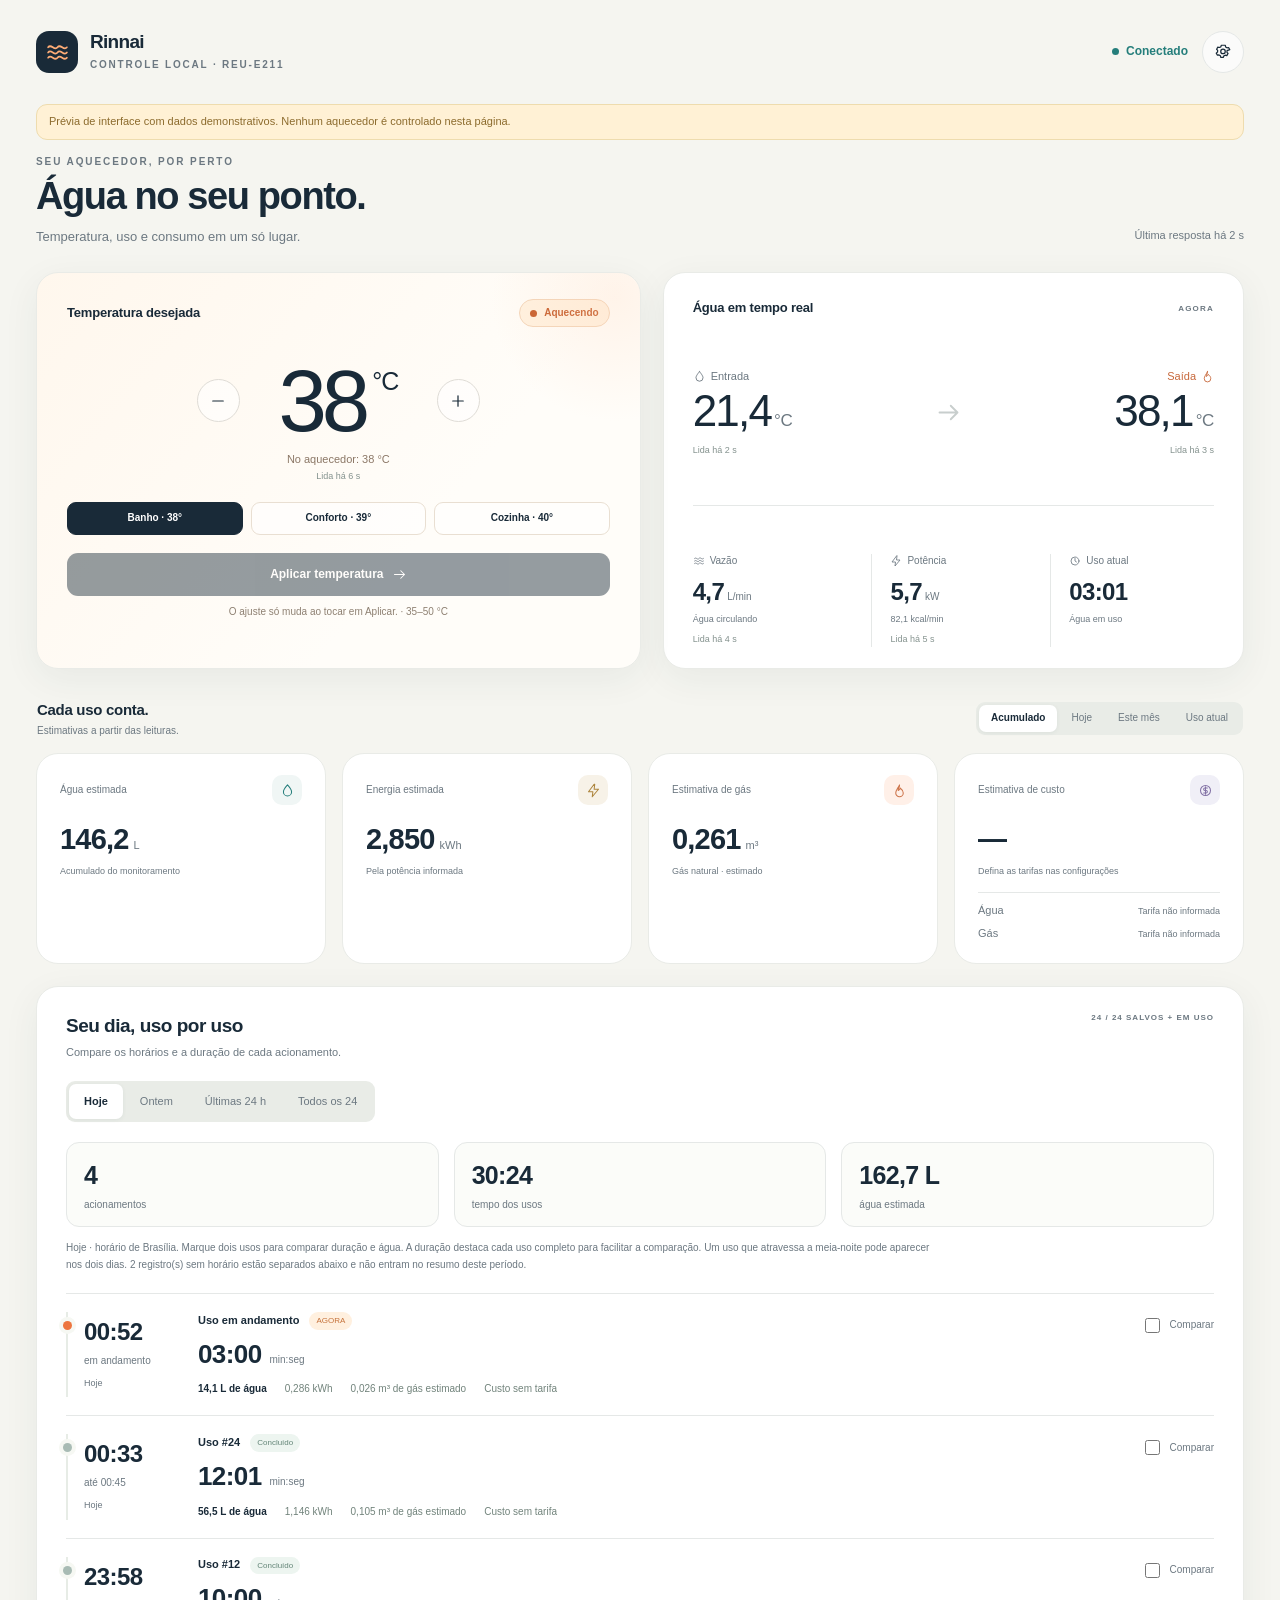
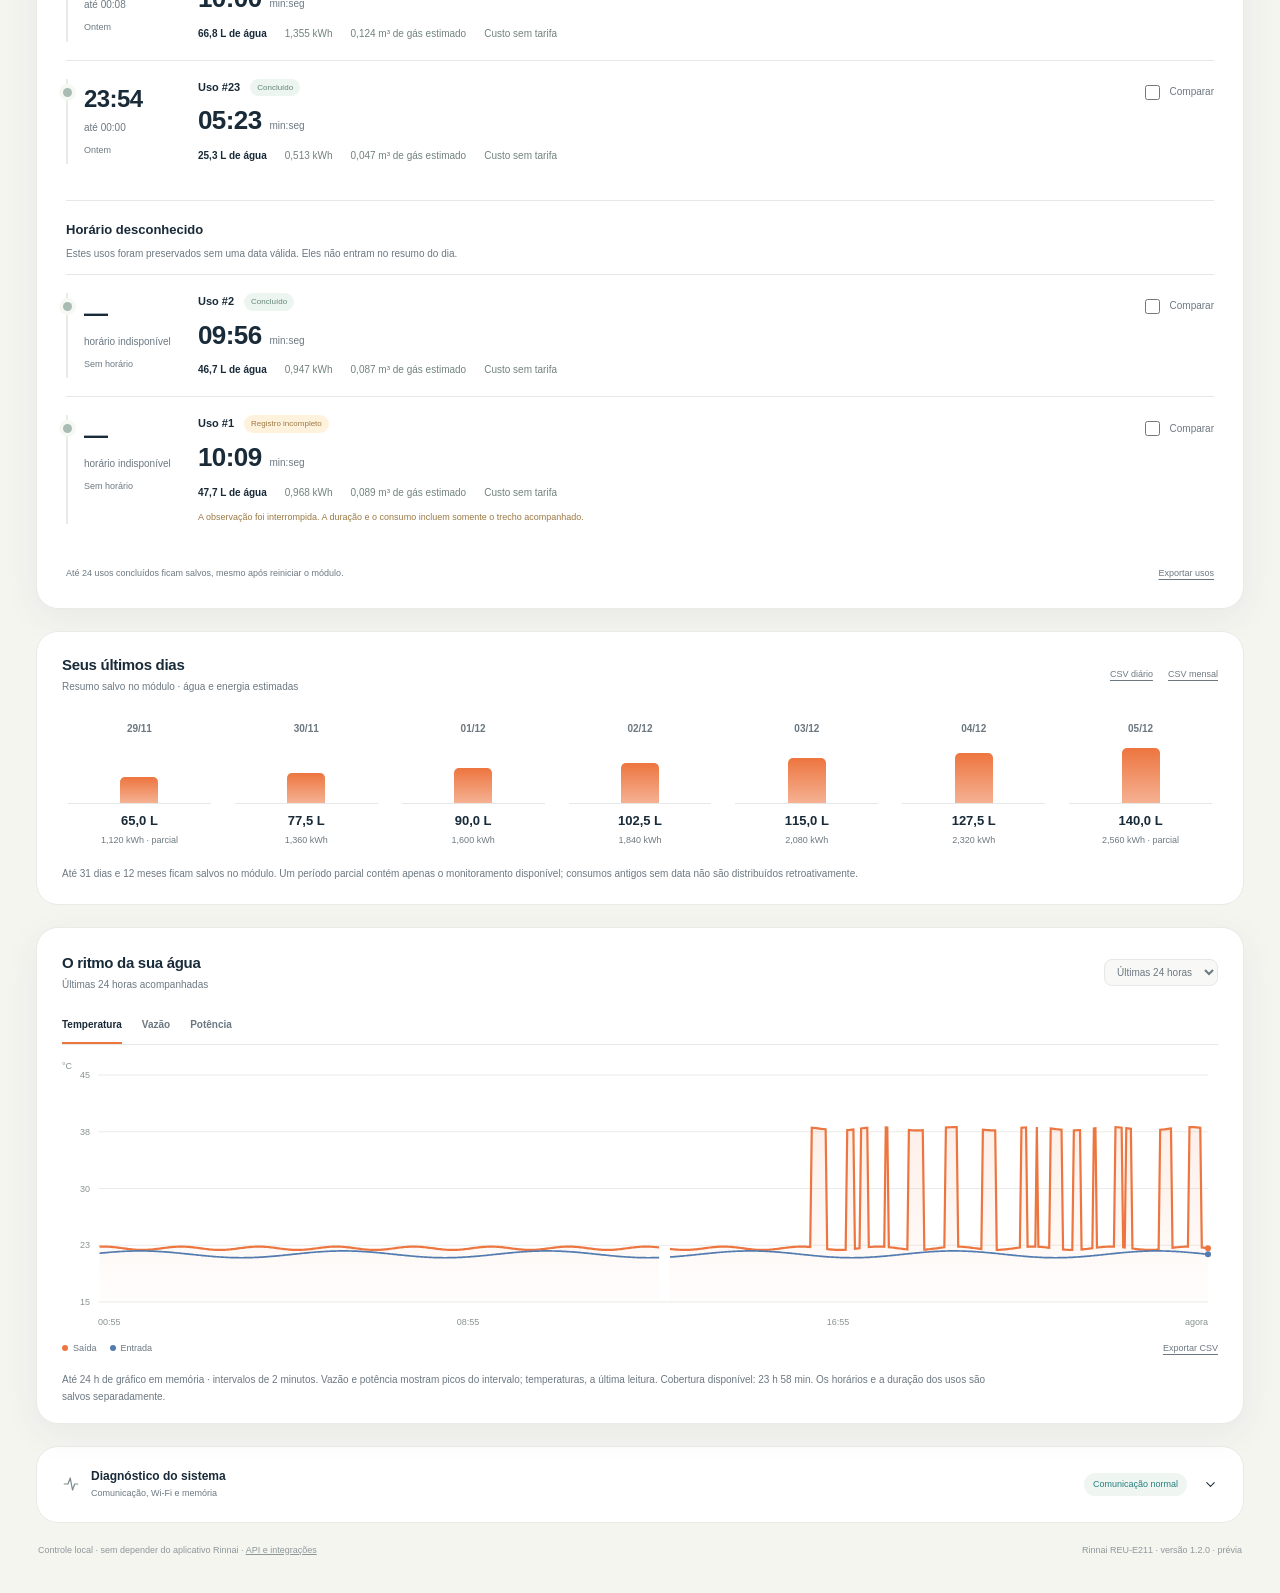
<file: esphome/dashboard/preview.html>
<!doctype html>
<html lang="pt-BR">
<head>
  <meta charset="utf-8">
  <meta name="viewport" content="width=device-width,initial-scale=1">
  <meta name="color-scheme" content="light">
  <title>Prévia · Rinnai</title>
  <link rel="icon" href="data:,">
  <link rel="stylesheet" href="dashboard.css">
  <script>
    // Demonstration-only API. This file is never embedded in the ESP firmware.
    window.__RINNAI_PREVIEW__ = true;
    (() => {
      const started = Date.now();
      const responseMode = new URLSearchParams(location.search).get('response');
      window.__RINNAI_PREVIEW_REQUESTS__ = [];
      const settings = { gas_type: 'GN', gas_tariff: 0, water_tariff: 0,
        favorites: [{ name: 'Banho', temp_c: 38 }, { name: 'Conforto', temp_c: 39 }, { name: 'Cozinha', temp_c: 40 }],
        alerts: { long_use_enabled: true, flow_enabled: true, error_enabled: true, offline_enabled: true, long_use_min: 15, continuous_flow_min: 20, offline_seconds: 30 } };
      const control = { busy: false, ready: true, status: 'Temperatura confirmada' };
      let actual = 38, target = 38;
      const zone = 'America/Sao_Paulo';
      const day = new Intl.DateTimeFormat('sv-SE', { timeZone: zone, year: 'numeric', month: '2-digit', day: '2-digit' }).format(new Date());
      const midnight = new Date(`${day}T00:00:00-03:00`).getTime() / 1000;
      const nowEpoch = Math.floor(Date.now() / 1000);
      const recent = Array.from({ length: 24 }, (_, index) => {
        const seconds = index % 4 === 0 ? 721 + index * 11 : index % 3 === 0 ? 65 + index : 310 + index * 13;
        let end = index < 12 ? nowEpoch - (10 + index * 45) * 60 : midnight - (index - 12) * 55 * 60;
        if (index === 12) end = midnight + 480;
        if (index === 21) end = nowEpoch - 30 * 3600;
        const dated = index < 22, start = index === 12 ? midnight - 120 : end - seconds;
        const incomplete = index === 7 || index === 23;
        return { sequence: 24 - index, age_s: dated ? nowEpoch - end : null, started_at_epoch_s: dated ? start : null,
          ended_at_epoch_s: dated ? end : null, elapsed_s: index === 12 ? 600 : dated ? seconds : null,
          duration_s: index === 12 ? 600 : seconds, water_l: seconds * 4.7 / 60,
          energy_kwh: seconds * 5.72 / 3600, complete: !incomplete, end_reason: incomplete ? 'stale_flow' : 'flow_stop' };
      }).sort((a, b) => (b.ended_at_epoch_s || 0) - (a.ended_at_epoch_s || 0));
      function costs(value) {
        const kcalPerUnit = settings.gas_type === 'GLP' ? 11500 : 9400;
        const gas = value.energy_kwh * 860.42 / kcalPerUnit;
        const gas_cost = settings.gas_tariff > 0 ? gas * settings.gas_tariff : null;
        const water_cost = settings.water_tariff > 0 ? value.water_l / 1000 * settings.water_tariff : null;
        return { ...value, gas, gas_cost, water_cost, cost: gas_cost !== null || water_cost !== null ? (gas_cost || 0) + (water_cost || 0) : null, cost_complete: settings.gas_tariff > 0 && settings.water_tariff > 0 };
      }
      function dayKey(date) { return Number(`${date.getFullYear()}${String(date.getMonth() + 1).padStart(2, '0')}${String(date.getDate()).padStart(2, '0')}`); }
      function periods() {
        const days = [];
        for (let i = 6; i >= 0; --i) { const date = new Date(); date.setDate(date.getDate() - i); days.push(costs({ key: dayKey(date), water_l: 65 + (6 - i) * 12.5, energy_kwh: 1.12 + (6 - i) * .24, heating_s: 950 + (6 - i) * 120, sessions: 2 + (i % 3), partial: i === 6 || i === 0 })); }
        const months = [costs({ key: Math.floor(dayKey(new Date()) / 100), water_l: 845.2, energy_kwh: 16.25, heating_s: 14500, sessions: 23, partial: true })];
        return { days, months, clock_valid: true, tracked_since_epoch_s: Math.floor(Date.now() / 1000) - 6 * 86400, unassigned: { water_l: 0, energy_kwh: 0 } };
      }
      function diagnostics() {
        const now = Math.floor(Date.now() / 1000);
        return { boot_count: 4, crash_count: 1, last_reset_reason: 'Reinício solicitado', clock_valid: true, storage_ok: true,
          boots: [{ sequence: 4, epoch_s: now - 7214, reason: 'Reinício solicitado', crash: false }, { sequence: 3, epoch_s: now - 40000, reason: 'Exceção do firmware', crash: true }, { sequence: 2, epoch_s: now - 86000, reason: 'Atualização OTA', crash: false }],
          crash_log: 'DADOS DEMONSTRATIVOS\nRegistro de uma falha anterior para investigação.\nNenhum dado foi lido de um aquecedor real.', firmware_elf_sha256: 'firmware-de-demonstracao' };
      }
      function state() {
        const seconds = Math.floor((Date.now() - started) / 1000);
        const calendar = periods(), sessionSeconds = responseMode === 'alerts' ? 1400 + seconds : 180 + seconds;
        const alerts = [];
        if (settings.alerts.long_use_enabled && sessionSeconds >= settings.alerts.long_use_min * 60) alerts.push({ id: 'long_use', title: 'Banho longo', message: 'O uso atual passou do tempo configurado para banho.', severity: 'warning' });
        if (settings.alerts.flow_enabled && sessionSeconds >= settings.alerts.continuous_flow_min * 60) alerts.push({ id: 'continuous_flow', title: 'Água circulando por muito tempo', message: 'A vazão permanece ativa além do limite configurado.', severity: 'warning' });
        return {
          version: '1.2.0 · prévia', online: true, heating: true,
          inlet_c: 21.4, outlet_c: 38.1, setpoint_c: actual, target_c: target,
          flow_l_min: 4.7, power_kcal_min: 82.1, power_kw: 5.72,
          control: { ...control }, settings: JSON.parse(JSON.stringify(settings)), alerts,
          readings: Object.fromEntries(['inlet', 'outlet', 'flow', 'power', 'setpoint', 'flame', 'error'].map((key, index) => [key, { age_s: index % 8 + 1, stale: false }])),
          periods: { clock_valid: calendar.clock_valid, tracked_since_epoch_s: calendar.tracked_since_epoch_s, today: calendar.days[calendar.days.length - 1], month: calendar.months[0], unassigned: calendar.unassigned },
          session: costs({ active: true, sequence: 25, started_at_epoch_s: nowEpoch - 180, elapsed_s: sessionSeconds, duration_s: sessionSeconds, water_l: 14.1 + seconds * 4.7 / 60, energy_kwh: 0.286 + seconds * 5.72 / 3600 }),
          totals: costs({ water_l: 146.2 + seconds * 4.7 / 60, energy_kwh: 2.85 + seconds * 5.72 / 3600, heating_s: 1800 + seconds, sessions: 24 }),
          diag: { rssi_dbm: -57, heap_bytes: 221360, uptime_s: 7214 + seconds, latency_ms: 124, valid_frames: 3510 + seconds, timeouts: 0, bad_frames: 0, error_code: 0, last_seen_age_s: 1, setpoint_age_s: 1, session_history_persists: true, storage_ok: true }
        };
      }
      function history() {
        const samples = [];
        for (let i = 719; i >= 0; i--) {
          const age_s = i * 120;
          const absolute = nowEpoch - age_s;
          const heating = recent.some(item => item.started_at_epoch_s && absolute >= item.started_at_epoch_s - 120 && absolute <= item.ended_at_epoch_s);
          const paused = i >= 350 && i <= 355;
          samples.push([age_s, paused ? null : 21.3 + Math.sin(i / 21) * .45, paused ? null : 22.1 + (heating ? 15.8 : 0) + Math.sin(i / 8) * .22,
            paused ? null : heating ? 4.7 + Math.sin(i / 12) * .1 : 0,
            paused ? null : heating ? 5.7 + Math.sin(i / 13) * .25 : 0, paused ? null : heating]);
        }
        return { samples, sessions: recent.map(costs), sessions_persisted: true, total_sessions: 24, session_capacity: 24, window_s: 86400, point_interval_s: 120 };
      }
      window.fetch = async (url, options = {}) => {
        const path = String(url).split('?')[0];
        let payload, status = 200;
        if (path.endsWith('/state')) payload = state();
        else if (path.endsWith('/history')) payload = history();
        else if (path.endsWith('/periods')) payload = periods();
        else if (path.endsWith('/diagnostics')) payload = diagnostics();
        else if (path.endsWith('/temperature')) {
          window.__RINNAI_PREVIEW_REQUESTS__.push({ path, body: options.body });
          const desired = Number(new URLSearchParams(options.body).get('target'));
          if (!Number.isInteger(desired) || desired < 35 || desired > 50) { status = 400; payload = { error: 'Escolha uma temperatura entre 35 e 50 °C.' }; }
          else if (control.busy) { status = 409; payload = { error: 'Um ajuste já está em andamento.' }; }
          else {
            status = 202; target = desired; control.busy = true; control.status = 'Ajustando e consultando o aquecedor…'; payload = { accepted: true };
            setTimeout(() => { actual = desired; control.busy = false; control.status = 'Temperatura confirmada'; }, 2600);
          }
        } else if (path.endsWith('/preferences')) {
          const form = new URLSearchParams(options.body);
          const favorites = [1, 2, 3].map(i => ({ name: String(form.get(`favorite${i}_name`) || '').trim(), temp_c: Number(form.get(`favorite${i}_temp`)) }));
          if (favorites.some(item => !item.name || new TextEncoder().encode(item.name).length > 31 || !Number.isInteger(item.temp_c) || item.temp_c < 35 || item.temp_c > 50)) { status = 400; payload = { error: 'Confira nomes e temperaturas.' }; }
          else {
            settings.favorites = favorites;
            settings.alerts = { long_use_enabled: form.get('long_use_enabled') === '1', flow_enabled: form.get('flow_enabled') === '1', error_enabled: form.get('error_enabled') === '1', offline_enabled: form.get('offline_enabled') === '1', long_use_min: Number(form.get('long_use_min')), continuous_flow_min: Number(form.get('continuous_flow_min')), offline_seconds: Number(form.get('offline_seconds')) };
            payload = { accepted: true }; status = 202;
          }
        } else if (path.endsWith('/settings')) {
          const form = new URLSearchParams(options.body);
          settings.gas_type = form.get('gas_type') === 'GLP' ? 'GLP' : 'GN';
          settings.gas_tariff = Number(form.get('gas_tariff')) || 0;
          settings.water_tariff = Number(form.get('water_tariff')) || 0;
          payload = { saved: true };
        } else { status = 404; payload = { error: 'Recurso não encontrado.' }; }
        await new Promise(resolve => setTimeout(resolve, 90));
        if (status === 202 && path.endsWith('/temperature')) {
          if (responseMode === 'lost') throw new TypeError('Simulated lost HTTP response');
          if (responseMode === 'invalid') return new Response('invalid JSON', { status: 202 });
        }
        return new Response(JSON.stringify(payload), { status, headers: { 'Content-Type': 'application/json' } });
      };
    })();
  </script>
  <script defer src="dashboard.js"></script>
</head>
<body></body>
</html>
</file>
<file: esphome/dashboard/dashboard.css>
/* Self-contained local dashboard. No remote assets or fonts. */
:root{color-scheme:light;--ink:#192a38;--muted:#6c7881;--line:#e5e8e7;--paper:#f5f5f0;--card:#fff;--orange:#ed753f;--orange-soft:#fff0e5;--teal:#257e7b;--blue:#537baf;--purple:#8274ad;--danger:#b84339;--shadow:0 10px 36px #263c4310;--radius:22px;font-family:Inter,-apple-system,BlinkMacSystemFont,"Segoe UI",sans-serif}
*{box-sizing:border-box}body.rinnai-page{margin:0;background:var(--paper);color:var(--ink);font-size:15px;line-height:1.45}button,input,select{font:inherit}button,a,input,select,summary{-webkit-tap-highlight-color:transparent}button{cursor:pointer}button:disabled{cursor:not-allowed;opacity:.46}button:focus-visible,a:focus-visible,input:focus-visible,select:focus-visible,summary:focus-visible{outline:3px solid #ea9a56;outline-offset:4px}a{color:inherit}button{color:inherit}.rinnai-app{max-width:1320px;margin:auto;padding:0 36px 36px}.topbar{display:flex;justify-content:space-between;align-items:center;min-height:104px;gap:18px}.brand{display:flex;align-items:center;gap:12px;text-decoration:none}.brand-mark{width:42px;height:42px;border-radius:13px;background:var(--ink);display:grid;place-items:center;color:#ffad77}.brand-mark svg{width:25px;height:25px}.brand-name{font-size:19px;letter-spacing:-.7px;font-weight:750;line-height:1.15}.brand-note{font-size:10px;letter-spacing:1.8px;color:var(--muted);margin-top:4px;font-weight:650}.top-actions{display:flex;align-items:center;gap:14px}.connection-pill{display:inline-flex;align-items:center;gap:7px;font-size:12px;color:var(--teal);font-weight:650}.connection-pill:before,.state-pill:before{content:"";width:7px;height:7px;border-radius:50%;background:currentColor;flex:none}.connection-pill.offline{color:var(--danger)}.connection-pill.waiting{color:#9b752a}.icon-button{border:1px solid var(--line);background:#ffffffa8;border-radius:50%;width:42px;height:42px;display:grid;place-items:center}.icon-button:hover{background:white}.icon-button svg{width:18px;height:18px}.eyebrow{text-transform:uppercase;letter-spacing:1.9px;font-size:10px;font-weight:750;color:var(--muted)}.page-intro{display:flex;justify-content:space-between;align-items:flex-end;margin:12px 0 25px;gap:20px}.page-intro h1{font-size:clamp(27px,3.2vw,38px);line-height:1.15;font-weight:650;letter-spacing:-1.4px;margin:6px 0 9px}.page-intro p{color:var(--muted);margin:0;font-size:13px}.updated{font-size:11px;color:var(--muted);white-space:nowrap;margin-bottom:3px}.hero-grid{display:grid;grid-template-columns:1.04fr 1fr;gap:22px}.card{border:1px solid #e9ebe7;background:var(--card);border-radius:var(--radius);box-shadow:var(--shadow)}.control-card{padding:26px 30px 23px;position:relative;overflow:hidden;background:linear-gradient(130deg,#fff7ed 0%,#fffdf9 65%)}.control-card:before{content:"";position:absolute;width:250px;height:250px;border-radius:50%;background:radial-gradient(circle,#ffd5b83d,transparent 70%);right:-100px;top:-100px;pointer-events:none}.card-heading{display:flex;justify-content:space-between;align-items:center;gap:12px}.card-title{font-size:13px;font-weight:650;letter-spacing:-.2px;margin:0}.state-pill{display:flex;align-items:center;gap:7px;background:#fff8;padding:6px 10px;border:1px solid #eadfd5;border-radius:99px;color:#866c57;font-size:10px;font-weight:650;white-space:nowrap}.state-pill.heating{color:#c65d2b;background:#fff1df;border-color:#f3d5b9}.state-pill.offline{color:var(--danger);background:#fff2ef;border-color:#efd2cb}.temperature-stepper{display:flex;justify-content:center;align-items:center;gap:31px;margin:30px 0 8px}.step-button{width:43px;height:43px;border:1px solid #dfdcd6;border-radius:50%;background:#fff9;display:grid;place-items:center;transition:background .15s,transform .15s}.step-button:hover:enabled{background:#fff;transform:scale(1.05)}.step-button svg{width:18px;height:18px}.target-reading{min-width:135px;display:flex;justify-content:center;align-items:flex-start;letter-spacing:-5px;font-size:87px;line-height:1;font-weight:500;font-variant-numeric:tabular-nums}.target-unit{font-size:25px;letter-spacing:-1px;padding-top:12px;margin-left:7px;font-weight:450}.verified-setpoint{font-size:11px;color:#8b7766;text-align:center;margin:0;min-height:18px}.presets{display:flex;justify-content:center;gap:8px;margin:18px 0}.preset{border:1px solid #e9dfd2;background:#fff9;border-radius:9px;padding:7px 17px;font-size:11px;font-weight:600}.preset[aria-pressed="true"]{background:var(--ink);border-color:var(--ink);color:white}.apply-button,.primary-button{border:0;border-radius:11px;background:var(--ink);color:white;padding:12px 18px;font-size:12px;font-weight:600;display:inline-flex;align-items:center;justify-content:center;gap:8px;min-height:43px;transition:background .15s}.apply-button{width:100%}.apply-button:hover:enabled,.primary-button:hover:enabled{background:#304858}.apply-button svg{width:15px;height:15px}.control-help{text-align:center;font-size:10px;color:#8e8072;margin:9px 0 0;min-height:16px}.live-card{padding:26px 29px 21px;display:flex;flex-direction:column;justify-content:space-between}.temperature-pair{display:grid;grid-template-columns:1fr 52px 1fr;align-items:center;margin:23px 0 20px}.water-temperature .metric-label{font-size:11px;color:var(--muted);display:flex;align-items:center;gap:5px}.water-temperature .metric-label svg{width:13px;height:13px}.water-temperature.outlet .metric-label{color:#c7683b}.water-temperature .water-value{font-size:44px;line-height:1.2;font-weight:500;letter-spacing:-1.8px;font-variant-numeric:tabular-nums}.water-value small{font-size:17px;margin-left:3px;color:var(--muted);font-weight:400;letter-spacing:-.4px}.water-temperature.outlet{text-align:right}.water-temperature.outlet .metric-label{justify-content:flex-end}.water-path{height:27px;display:flex;align-items:center;color:#c8cecd}.water-path svg{width:43px;height:27px}.live-divider{height:1px;background:var(--line);margin-bottom:20px}.live-grid{display:grid;grid-template-columns:1fr 1fr 1fr;gap:15px}.live-stat+.live-stat{border-left:1px solid var(--line);padding-left:18px}.live-stat .metric-label{font-size:10px;color:var(--muted);display:flex;gap:5px;align-items:center}.live-stat .metric-label svg{width:12px;height:12px}.live-stat .metric-number{font-size:24px;font-weight:550;letter-spacing:-.6px;white-space:nowrap;font-variant-numeric:tabular-nums;margin-top:6px}.metric-number small{font-size:10px;font-weight:450;color:var(--muted);letter-spacing:0;margin-left:3px}.metric-footnote{font-size:9px;color:var(--muted);margin-top:4px;min-height:14px}.section-heading{display:flex;align-items:center;justify-content:space-between;gap:15px;margin:30px 1px 15px}.section-heading h2,.panel-header h2{font-size:15px;font-weight:650;letter-spacing:-.3px;margin:0}.section-heading p{font-size:10px;color:var(--muted);margin:3px 0 0}.segmented{display:inline-flex;background:#e9ece7;padding:3px;border-radius:9px;gap:2px}.segmented button{border:0;background:none;border-radius:7px;padding:6px 12px;font-size:10px;color:var(--muted);white-space:nowrap}.segmented button[aria-selected="true"]{background:white;box-shadow:0 1px 4px #23394310;color:var(--ink);font-weight:650}.consumption-grid{display:grid;grid-template-columns:repeat(4,1fr);gap:16px}.consumption-card{padding:21px 23px;box-shadow:none;min-width:0}.consumption-top{display:flex;align-items:center;justify-content:space-between;font-size:10px;color:var(--muted);gap:10px}.metric-icon{display:grid;place-items:center;border-radius:10px;background:#f0f6f5;width:30px;height:30px;flex:none;color:var(--teal)}.metric-icon.energy{background:#f7f2e8;color:#ad853d}.metric-icon.gas{background:#fff0e8;color:#cd744a}.metric-icon.cost{background:#f0eff7;color:#8372a6}.metric-icon svg{width:15px;height:15px}.consumption-value{font-size:29px;font-weight:550;letter-spacing:-.8px;white-space:nowrap;font-variant-numeric:tabular-nums;margin-top:13px}.consumption-value small{font-size:11px;letter-spacing:0;color:var(--muted);margin-left:5px;font-weight:450}.consumption-note{font-size:9px;color:var(--muted);margin-top:5px;line-height:1.4;min-height:14px}.wide-grid{display:grid;grid-template-columns:1.7fr 1fr;gap:22px;margin-top:22px}.chart-card{padding:24px 25px 18px;min-width:0}.panel-header{display:flex;justify-content:space-between;align-items:center;gap:12px}.panel-header p{font-size:10px;color:var(--muted);margin:4px 0 0}.subtle-select{background:#f8f9f6;border:1px solid var(--line);padding:6px 8px;border-radius:8px;font-size:10px;color:var(--muted);max-width:120px}.chart-tabs{display:flex;gap:20px;border-bottom:1px solid var(--line);margin-top:17px}.chart-tabs button{border:0;border-bottom:2px solid transparent;background:none;padding:8px 0 10px;font-size:10px;color:var(--muted);font-weight:550}.chart-tabs button[aria-selected="true"]{color:var(--ink);border-bottom-color:var(--orange)}.chart-wrap{position:relative;height:222px;margin-top:15px}.chart-wrap canvas{display:block;width:100%;height:100%;touch-action:pan-y}.chart-empty{position:absolute;inset:0;display:flex;flex-direction:column;justify-content:center;align-items:center;gap:8px;text-align:center;color:var(--muted);font-size:11px;pointer-events:none}.chart-empty svg{width:28px;height:28px;color:#a9b7b4}.chart-tooltip{position:absolute;pointer-events:none;background:var(--ink);color:white;border-radius:9px;padding:8px 10px;font-size:10px;line-height:1.65;box-shadow:0 8px 20px #182b3820;white-space:pre-line;max-width:180px;z-index:2}.chart-footer{display:flex;justify-content:space-between;gap:15px;align-items:center;margin-top:8px;min-height:20px}.chart-legend{display:flex;gap:13px;color:var(--muted);font-size:9px}.legend-item{display:flex;align-items:center;gap:5px}.legend-item:before{content:"";width:6px;height:6px;border-radius:50%;background:var(--legend-color,var(--orange))}.text-button{background:none;border:0;color:var(--muted);padding:3px 0;font-size:9px;text-decoration:underline;text-underline-offset:3px}.text-button:hover{color:var(--ink)}.activity-card{padding:24px 24px 20px;min-width:0;display:flex;flex-direction:column}.activity-list{display:flex;flex-direction:column;gap:0;margin-top:17px;flex:1}.activity-item{padding:15px 0;border-bottom:1px solid var(--line);display:flex;align-items:center;gap:11px}.activity-item:last-child{border:0}.activity-dot{width:31px;height:31px;border-radius:50%;background:#f0f5f2;color:var(--teal);display:grid;place-items:center;flex:none}.activity-dot svg{width:14px;height:14px}.activity-body{flex:1;min-width:0}.activity-title{font-size:11px;font-weight:600;display:flex;gap:7px;align-items:center}.activity-time{font-size:9px;color:var(--muted);font-weight:400}.activity-details{font-size:9px;color:var(--muted);margin-top:3px;line-height:1.6}.activity-water{font-size:14px;font-weight:550;text-align:right;letter-spacing:-.3px;font-variant-numeric:tabular-nums}.activity-water small{font-size:9px;color:var(--muted);font-weight:400}.activity-cost{font-size:9px;color:var(--muted);margin-top:3px;text-align:right}.empty-sessions{flex:1;display:flex;justify-content:center;align-items:center;flex-direction:column;text-align:center;font-size:11px;color:var(--muted);gap:9px;min-height:165px}.empty-sessions svg{width:29px;height:29px;color:#a6b5b1}.empty-sessions p{margin:0;max-width:215px}.activity-bottom{display:flex;justify-content:space-between;align-items:center;gap:10px;color:var(--muted);font-size:9px;margin-top:10px}.diagnostics{margin-top:22px;box-shadow:none;overflow:hidden}.diagnostics summary{display:flex;align-items:center;justify-content:space-between;list-style:none;padding:21px 25px;cursor:pointer;gap:15px}.diagnostics summary::-webkit-details-marker{display:none}.diagnostics-summary{display:flex;align-items:center;gap:11px}.diagnostics-summary>svg{width:18px;height:18px;color:#7c8b90}.diagnostics-summary strong{font-size:12px;font-weight:600;display:block}.diagnostics-summary small{font-size:9px;color:var(--muted);display:block;margin-top:2px}.summary-tail{display:flex;align-items:center;gap:16px}.health-tag{font-size:9px;color:var(--teal);background:#eff6f2;border-radius:99px;padding:5px 9px;white-space:nowrap}.health-tag.problem{color:var(--danger);background:#fff0ed}.chevron{width:15px;height:15px;transition:transform .2s}.diagnostics[open] .chevron{transform:rotate(180deg)}.diagnostics-content{padding:0 25px 24px;border-top:1px solid var(--line)}.diagnostic-grid{display:grid;grid-template-columns:repeat(4,1fr);gap:21px;padding-top:21px}.diagnostic-item dt{font-size:9px;color:var(--muted);margin-bottom:4px}.diagnostic-item dd{margin:0;font-size:12px;font-weight:550;overflow-wrap:anywhere;font-variant-numeric:tabular-nums}.diagnostic-note{border-top:1px solid var(--line);padding-top:13px;margin:20px 0 0;font-size:10px;color:var(--muted);line-height:1.6}.dashboard-footer{display:flex;justify-content:space-between;gap:15px;color:#8e979a;font-size:9px;padding:21px 2px 0}.dashboard-footer span:last-child{text-align:right}.toast{position:fixed;bottom:22px;left:50%;transform:translateX(-50%);background:var(--ink);color:white;border:1px solid #ffffff18;border-radius:12px;box-shadow:0 8px 35px #172a3830;padding:12px 18px;font-size:12px;z-index:20;max-width:min(90vw,520px);text-align:center}.toast.error{background:#873d33}.toast[hidden],[hidden]{display:none!important}.status-message{font-size:10px;color:#8b7766;text-align:center;min-height:16px;margin:8px 0 0}.status-message.error{color:var(--danger)}dialog.settings-dialog{border:1px solid var(--line);border-radius:23px;padding:0;background:#fff;box-shadow:0 30px 100px #142c3833;width:min(480px,calc(100vw - 30px));max-height:90vh;color:var(--ink)}dialog::backdrop{background:#172c3866;backdrop-filter:blur(3px)}.dialog-heading{display:flex;align-items:flex-start;justify-content:space-between;padding:25px 25px 18px;border-bottom:1px solid var(--line);gap:20px}.dialog-heading h2{font-size:19px;letter-spacing:-.5px;margin:0 0 5px}.dialog-heading p{font-size:11px;line-height:1.5;color:var(--muted);margin:0}.dialog-close{width:30px;height:30px;flex:none}.dialog-close svg{width:15px;height:15px}.settings-form{padding:22px 25px 25px}.form-field{display:flex;flex-direction:column;gap:7px;margin-bottom:20px}.form-field label{font-size:11px;font-weight:600}.form-field select,.form-field input{width:100%;border:1px solid #dfe4df;border-radius:10px;padding:11px 12px;background:#fbfcf9;font-size:13px;color:var(--ink);min-height:42px}.form-field small{font-size:10px;color:var(--muted);line-height:1.5}.form-two{display:grid;grid-template-columns:1fr 1fr;gap:15px}.settings-explanation{background:#f7f7f1;border:1px solid #eaeade;border-radius:11px;padding:12px 13px;font-size:10px;line-height:1.65;color:#777a6b;margin:0 0 20px}.dialog-footer{display:flex;align-items:center;justify-content:flex-end;gap:10px}.secondary-button{border:1px solid var(--line);background:white;border-radius:11px;padding:11px 15px;font-size:12px;min-height:43px}.form-error{font-size:11px;color:var(--danger);min-height:16px;margin:0 0 12px}.preview-banner{background:#fff1d5;color:#8c6b2d;border:1px solid #eedcae;border-radius:11px;padding:9px 12px;font-size:11px;margin-bottom:15px}.sr-only{position:absolute;width:1px;height:1px;padding:0;margin:-1px;overflow:hidden;clip:rect(0,0,0,0);white-space:nowrap;border:0}
@media(min-width:1450px){.rinnai-app{padding-top:10px}.topbar{min-height:105px}.control-card{padding-bottom:25px}.temperature-stepper{margin-top:35px}}
@media(max-width:1050px){.rinnai-app{padding:0 25px 25px}.hero-grid{gap:16px}.control-card,.live-card{padding:23px}.temperature-stepper{gap:20px}.live-stat+.live-stat{padding-left:12px}.live-stat .metric-number{font-size:21px}.consumption-card{padding:18px}.consumption-grid{gap:12px}.consumption-value{font-size:26px}.wide-grid{grid-template-columns:1.35fr 1fr;gap:16px}.chart-card,.activity-card{padding:21px}.diagnostic-grid{gap:18px}}
@media(max-width:760px){.rinnai-app{padding:0 18px 22px}.topbar{min-height:83px}.brand-mark{width:37px;height:37px;border-radius:12px}.brand-name{font-size:17px}.brand-note{font-size:8px;letter-spacing:1.4px}.top-actions{gap:10px}.connection-pill{font-size:10px}.icon-button{width:37px;height:37px}.page-intro{margin:13px 0 21px;display:block}.page-intro h1{font-size:30px;letter-spacing:-1.1px}.page-intro p{font-size:11px;max-width:290px}.updated{margin-top:12px;font-size:9px}.hero-grid{grid-template-columns:1fr;gap:14px}.control-card{padding:23px 25px 20px}.temperature-stepper{margin:22px 0 8px;gap:34px}.target-reading{font-size:81px}.presets{margin:15px 0}.live-card{padding:22px 24px}.temperature-pair{margin:20px 0}.water-temperature .water-value{font-size:41px}.live-grid{margin-top:0}.live-stat .metric-number{font-size:23px}.live-stat+.live-stat{padding-left:17px}.consumption-grid{grid-template-columns:1fr 1fr;gap:12px}.consumption-card{padding:17px 18px}.consumption-top{font-size:9px;gap:6px}.consumption-value{font-size:27px}.consumption-note{font-size:9px}.section-heading{margin-top:25px}.section-heading h2{font-size:14px}.section-heading p{font-size:9px;max-width:180px}.segmented button{padding:6px 9px;font-size:9px}.wide-grid{grid-template-columns:1fr;gap:14px;margin-top:15px}.chart-card,.activity-card{padding:22px}.chart-wrap{height:215px}.activity-list{margin-top:9px}.activity-item{padding:13px 0}.empty-sessions{min-height:135px}.diagnostics{margin-top:15px}.diagnostics summary{padding:19px 20px}.health-tag{display:none}.diagnostics-content{padding:0 20px 22px}.diagnostic-grid{grid-template-columns:repeat(2,1fr);gap:20px}.diagnostic-note{font-size:9px}.dashboard-footer{font-size:8px;line-height:1.7}.dashboard-footer span{max-width:50%}.form-two{grid-template-columns:1fr;gap:0}.dialog-heading{padding:23px 22px 18px}.settings-form{padding:20px 22px 23px}}
@media(max-width:370px){.rinnai-app{padding-left:13px;padding-right:13px}.connection-pill{font-size:9px}.brand-note{font-size:7px}.top-actions{gap:7px}.temperature-stepper{gap:25px}.consumption-value{font-size:24px}.metric-icon{width:26px;height:26px}.consumption-card{padding:15px}.section-heading{gap:8px}.segmented button{padding:6px 7px}.live-card{padding:20px}.live-stat .metric-number{font-size:21px}.live-stat+.live-stat{padding-left:11px}}
@media(prefers-reduced-motion:reduce){*{scroll-behavior:auto!important;transition:none!important}}

/* Local monitoring, summaries and personal preferences. */
.reading-age{display:block;font-size:9px;line-height:1.5;color:#84928e;margin-top:6px;font-weight:400;letter-spacing:0}.reading-age.stale{color:#ae6d32}.setpoint-age{text-align:center;margin:0 0 4px;min-height:14px}.presets .preset{min-width:0;max-width:calc((100% - 16px)/3);flex:1;padding:8px 7px;font-size:10px;overflow-wrap:anywhere;line-height:1.45}.alerts-panel{display:grid;grid-template-columns:repeat(2,minmax(0,1fr));gap:10px;margin:0 0 20px}.system-alert{display:flex;align-items:flex-start;gap:10px;border:1px solid #efd5b4;background:#fff7e9;padding:13px 15px;border-radius:14px;color:#87612b}.system-alert.critical{background:#fff0ed;border-color:#ebc5bd;color:#a1493c}.alert-glyph{width:28px;height:28px;border-radius:50%;background:#ffffff80;display:grid;place-items:center;flex:none}.alert-glyph svg{width:16px;height:16px}.system-alert strong{display:block;font-size:11px;line-height:1.5}.system-alert p{font-size:10px;line-height:1.6;margin:3px 0 0}.period-note{font-size:10px;color:#8d713f;margin:13px 2px 0;line-height:1.6}.period-meta{font-size:10px;color:var(--muted);margin:5px 2px 0;line-height:1.65}.periods-card{padding:22px 25px;margin-top:22px;box-shadow:none}.export-actions{display:flex;gap:15px;flex:none}.period-days{display:grid;grid-template-columns:repeat(7,minmax(0,1fr));gap:12px;margin-top:22px}.period-day{text-align:center;min-width:0;padding:0 6px}.period-day strong{font-size:10px;font-weight:550;color:var(--muted)}.period-day>span{display:block;font-size:13px;font-weight:600;margin-top:8px;font-variant-numeric:tabular-nums}.period-day>small{font-size:9px;color:var(--muted);display:block;line-height:1.5;margin-top:3px}.period-bar{height:56px;display:flex;align-items:flex-end;justify-content:center;margin:10px auto 0;border-bottom:1px solid var(--line)}.period-bar span{display:block;width:min(38px,70%);min-height:3px;border-radius:5px 5px 0 0;background:linear-gradient(0deg,#ed753f90,#ed753f)}.period-caption{font-size:10px;line-height:1.7;color:var(--muted);margin:18px 0 0;overflow-wrap:anywhere}.boot-history{border-top:1px solid var(--line);margin-top:20px;padding-top:18px}.boot-history h3{font-size:12px;margin:0;font-weight:600}.boot-history ol{list-style:none;padding:0;margin:12px 0}.boot-history li{display:flex;align-items:flex-start;justify-content:space-between;gap:18px;padding:8px 0;border-bottom:1px solid var(--line);font-size:10px;line-height:1.6}.boot-history li span{color:var(--muted);flex:none}.boot-history li strong{text-align:right;font-weight:500;overflow-wrap:anywhere}.crash-details summary{display:block;padding:10px 0;font-size:11px;text-decoration:underline;text-underline-offset:3px;cursor:pointer}.crash-details pre{max-height:260px;overflow:auto;white-space:pre-wrap;overflow-wrap:anywhere;background:#f5f6f2;border:1px solid var(--line);border-radius:10px;padding:12px;font-size:10px;line-height:1.7;color:#536069}.crash-details .period-caption{font-size:9px;margin-top:5px}.preferences-form{border-top:1px solid var(--line)}.preferences-form h3{font-size:14px;letter-spacing:-.2px;margin:0 0 7px}.preferences-form h3:not(:first-child){margin-top:25px}.form-intro{font-size:10px;color:var(--muted);line-height:1.65;margin:0 0 20px}.favorite-field{display:grid;grid-template-columns:minmax(0,1fr) 100px;gap:12px}.input-unit{position:relative}.input-unit input{padding-right:35px}.input-unit>span{position:absolute;right:12px;top:12px;font-size:12px;color:var(--muted)}.check-field{display:flex;align-items:flex-start;gap:10px;padding:11px 0;cursor:pointer}.check-field input{width:16px;height:16px;accent-color:var(--ink);margin-top:2px;flex:none}.check-field strong{display:block;font-size:11px;font-weight:550;line-height:1.5}.check-field small{font-size:10px;line-height:1.6;color:var(--muted);display:block;margin-top:2px}.threshold-grid{display:grid;grid-template-columns:1fr 1fr;gap:0 15px;margin-top:16px}.threshold-grid .form-field:last-child{grid-column:1/-1}.threshold-grid label{font-size:10px}.settings-dialog .dialog-heading{position:sticky;top:0;background:#fff;z-index:2}.settings-dialog{overscroll-behavior:contain}.settings-dialog .settings-form+.settings-form{padding-top:24px}
@media(max-width:760px){.alerts-panel{grid-template-columns:1fr;gap:8px;margin-bottom:15px}.system-alert{padding:12px 13px}.section-heading{align-items:flex-start;flex-direction:column;gap:12px}.segmented{width:100%}.segmented button{flex:1;min-width:0;padding:7px 8px}.periods-card{padding:21px;margin-top:15px}.periods-card .panel-header{align-items:flex-start}.periods-card .panel-header h2{font-size:14px}.periods-card .panel-header p{max-width:190px;line-height:1.6}.export-actions{gap:7px;flex-direction:column;align-items:flex-end}.period-days{grid-template-columns:repeat(4,minmax(0,1fr));gap:20px 7px;margin-top:18px}.period-day{padding:0 3px}.period-day>span{font-size:12px}.period-day>small{font-size:8px}.period-bar{height:42px}.period-caption{font-size:9px}.live-card .reading-age{font-size:8px}.boot-history li{gap:10px}.boot-history li span{max-width:42%;flex:auto}.favorite-field{grid-template-columns:minmax(0,1fr) 88px;gap:10px}.preferences-form .form-field input{font-size:12px}.threshold-grid{grid-template-columns:1fr;gap:0}.threshold-grid .form-field:last-child{grid-column:auto}}

/* One day at a glance: persisted uses and a 24-hour chart. */
.wide-grid.chart-only{grid-template-columns:1fr}.daily-sessions{margin-top:22px;padding:25px 29px}.daily-sessions>.panel-header{align-items:flex-start}.daily-sessions .panel-header h2{font-size:19px;letter-spacing:-.5px}.daily-sessions .panel-header p{font-size:11px;line-height:1.6}.session-filters{width:max-content;max-width:100%;margin-top:20px}.session-filters button{min-height:35px;padding:8px 15px;font-size:11px}.session-summary{display:grid;grid-template-columns:repeat(3,minmax(0,1fr));gap:15px;margin:20px 0 12px}.session-summary>div{border:1px solid var(--line);border-radius:13px;padding:14px 17px;background:#fbfcf9}.session-summary strong{display:block;font-size:25px;letter-spacing:-.7px;font-variant-numeric:tabular-nums}.session-summary span{display:block;font-size:10px;color:var(--muted);margin-top:4px}.session-context{font-size:10px;line-height:1.7;color:var(--muted);margin:0 0 20px;max-width:880px}.daily-sessions .activity-list{margin:0}.session-entry{display:grid;grid-template-columns:110px minmax(0,1fr);gap:22px;padding:18px 0;border-top:1px solid var(--line)}.session-hours{padding:3px 0 0 16px;position:relative;border-left:2px solid #e7ece6}.session-hours::before{content:"";position:absolute;width:9px;height:9px;border-radius:50%;left:-5.5px;top:9px;background:#a8bbb4;box-shadow:0 0 0 4px #f6f8f3}.session-hours strong{display:block;font-size:24px;font-weight:600;letter-spacing:-.6px;font-variant-numeric:tabular-nums}.session-hours span{display:block;font-size:10px;color:var(--muted);line-height:1.5;margin-top:3px}.session-hours small{display:block;font-size:9px;color:var(--muted);margin-top:9px}.session-body{min-width:0;position:relative}.session-heading{display:flex;align-items:center;gap:10px;flex-wrap:wrap;padding-right:100px}.session-heading>span{font-size:11px;font-weight:600}.session-badge{display:inline-flex;font-size:8px;padding:3px 7px;border-radius:20px;background:#edf5f0;color:#648678}.session-length{display:flex;align-items:baseline;gap:8px;margin-top:6px}.session-length strong{font-size:26px;letter-spacing:-.6px;font-variant-numeric:tabular-nums}.session-length span{font-size:10px;color:var(--muted)}.session-usage{display:flex;gap:7px 18px;flex-wrap:wrap;margin-top:8px;color:#71837b;font-size:10px;line-height:1.6}.session-usage span:first-child{font-weight:600;color:var(--ink)}.session-warning{font-size:9px;line-height:1.6;color:#9b7944;margin:9px 0 0}.session-entry.running .session-hours::before{background:var(--orange)}.session-entry.running .session-badge{background:#fff0df;color:#c5723b}.session-entry.incomplete .session-badge{background:#fff2dd;color:#9b7944}.session-pick{position:absolute;right:0;top:3px;display:flex;gap:7px;align-items:center;font-size:10px;color:var(--muted);cursor:pointer}.session-pick input{accent-color:var(--ink);width:15px;height:15px}.undated-sessions{margin-top:18px;border-top:1px solid var(--line);padding-top:20px}.undated-sessions h3{font-size:13px;margin:0 0 6px}.undated-sessions>p{font-size:10px;line-height:1.6;color:var(--muted);margin:0 0 12px}.daily-sessions .empty-sessions{min-height:95px;font-size:11px;line-height:1.7;padding:18px;max-width:600px;margin:auto}.daily-sessions .activity-bottom{padding-top:18px;margin-top:4px}.chart-only .chart-wrap{height:270px}.chart-coverage{font-size:10px;line-height:1.7;color:var(--muted);margin:13px 0 0;max-width:950px}.session-comparison{border:1px solid #d8e5db;background:#f4f8f2;border-radius:15px;padding:16px 18px;margin:15px 0 22px}.comparison-heading{display:flex;align-items:flex-start;justify-content:space-between;gap:14px}.comparison-heading>strong{font-size:12px;line-height:1.6}.comparison-grid{display:grid;grid-template-columns:1fr 1fr;gap:16px;margin-top:14px}.comparison-grid>div{border-left:2px solid #c7d8ca;padding-left:12px;min-width:0}.comparison-grid span{display:block;font-size:10px;color:var(--muted);line-height:1.6}.comparison-grid strong{display:block;font-size:27px;font-variant-numeric:tabular-nums;letter-spacing:-.7px;margin-top:6px}.comparison-grid small{display:block;font-size:10px;color:var(--muted);margin-top:5px;line-height:1.6}.comparison-difference{font-size:11px;line-height:1.6;color:#557764;margin:15px 0 0}.chart-only .chart-card .panel-header{gap:15px}
@media(max-width:760px){.daily-sessions{padding:21px;margin-top:15px}.daily-sessions .panel-header h2{font-size:17px}.daily-sessions .panel-header p{font-size:10px;max-width:240px}.daily-sessions #session-count{max-width:105px;line-height:1.6;text-align:right;flex:none}.session-filters{width:100%;margin-top:16px;display:grid;grid-template-columns:repeat(4,minmax(0,1fr))}.session-filters button{padding:7px 5px;font-size:9px;line-height:1.45;min-height:38px}.session-summary{gap:7px;margin-top:15px}.session-summary>div{padding:11px 9px;border-radius:10px}.session-summary strong{font-size:20px}.session-summary span{font-size:8px;line-height:1.5}.session-context{font-size:9px;margin-bottom:16px}.session-entry{grid-template-columns:77px minmax(0,1fr);gap:12px;padding:17px 0}.session-hours{padding-left:12px}.session-hours strong{font-size:21px}.session-hours span{font-size:9px}.session-hours small{font-size:8px;margin-top:7px}.session-heading{gap:6px;padding-right:0}.session-heading>span{font-size:10px}.session-badge{font-size:7px;padding:3px 6px}.session-length strong{font-size:25px}.session-length span{font-size:8px}.session-usage{font-size:9px;gap:3px 10px;margin-top:5px}.session-pick{position:static;justify-content:flex-end;margin-top:9px;font-size:9px}.session-warning{font-size:8px;margin-top:6px}.daily-sessions .activity-bottom{gap:14px;align-items:flex-start}.daily-sessions .activity-bottom>span{font-size:8px;line-height:1.6;max-width:210px}.daily-sessions .activity-bottom button{flex:none}.chart-only .panel-header{align-items:flex-start}.chart-only .panel-header h2{font-size:14px}.chart-only .panel-header p{font-size:9px;line-height:1.5;max-width:150px}.chart-only #chart-window{font-size:9px;max-width:140px}.chart-only .chart-wrap{height:230px}.chart-coverage{font-size:9px}.session-comparison{padding:13px 14px}.comparison-heading>strong{font-size:11px}.comparison-heading .text-button{font-size:8px;flex:none}.comparison-grid{gap:10px}.comparison-grid span{font-size:9px}.comparison-grid strong{font-size:24px}.comparison-grid small{font-size:9px}.comparison-difference{font-size:10px}.undated-sessions>p{font-size:9px}}

/* Keep form controls readable and avoid focus zoom in mobile Safari. */
.hero-grid>.card{min-width:0}
@media(max-width:760px),(pointer:coarse){.rinnai-page input:not([type="checkbox"]),.rinnai-page select{font-size:16px}}

/* Itemized costs stay with the selected consumption period. */
.cost-breakdown{border-top:1px solid var(--line);margin:13px 0 0;padding-top:10px;display:grid;gap:7px;font-size:11px;line-height:1.45}.cost-breakdown>div{display:flex;justify-content:space-between;align-items:baseline;gap:8px;min-width:0}.cost-breakdown dt{color:var(--muted);flex:none}.cost-breakdown dd{margin:0;text-align:right;font-weight:600;font-variant-numeric:tabular-nums;min-width:0;overflow-wrap:anywhere}.cost-breakdown .missing-tariff{color:var(--muted);font-size:9px;font-weight:400}
</file>
